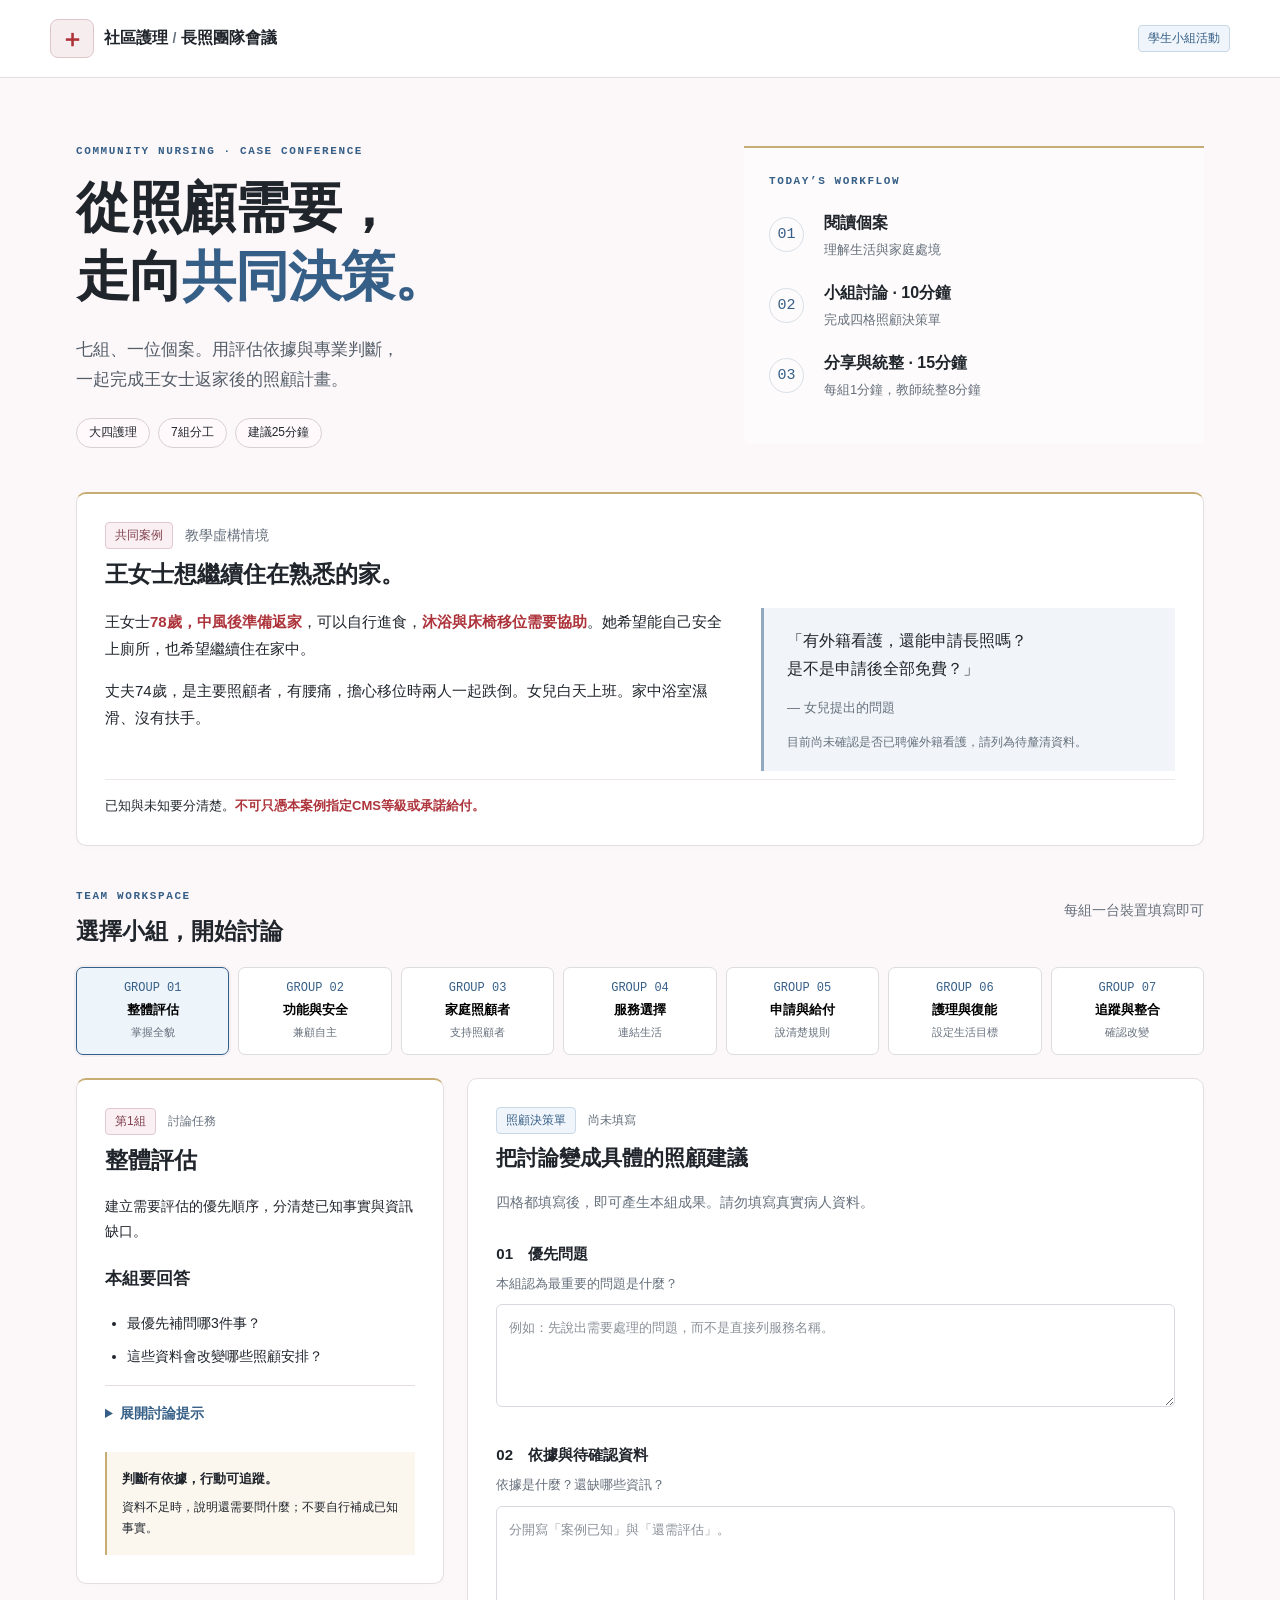
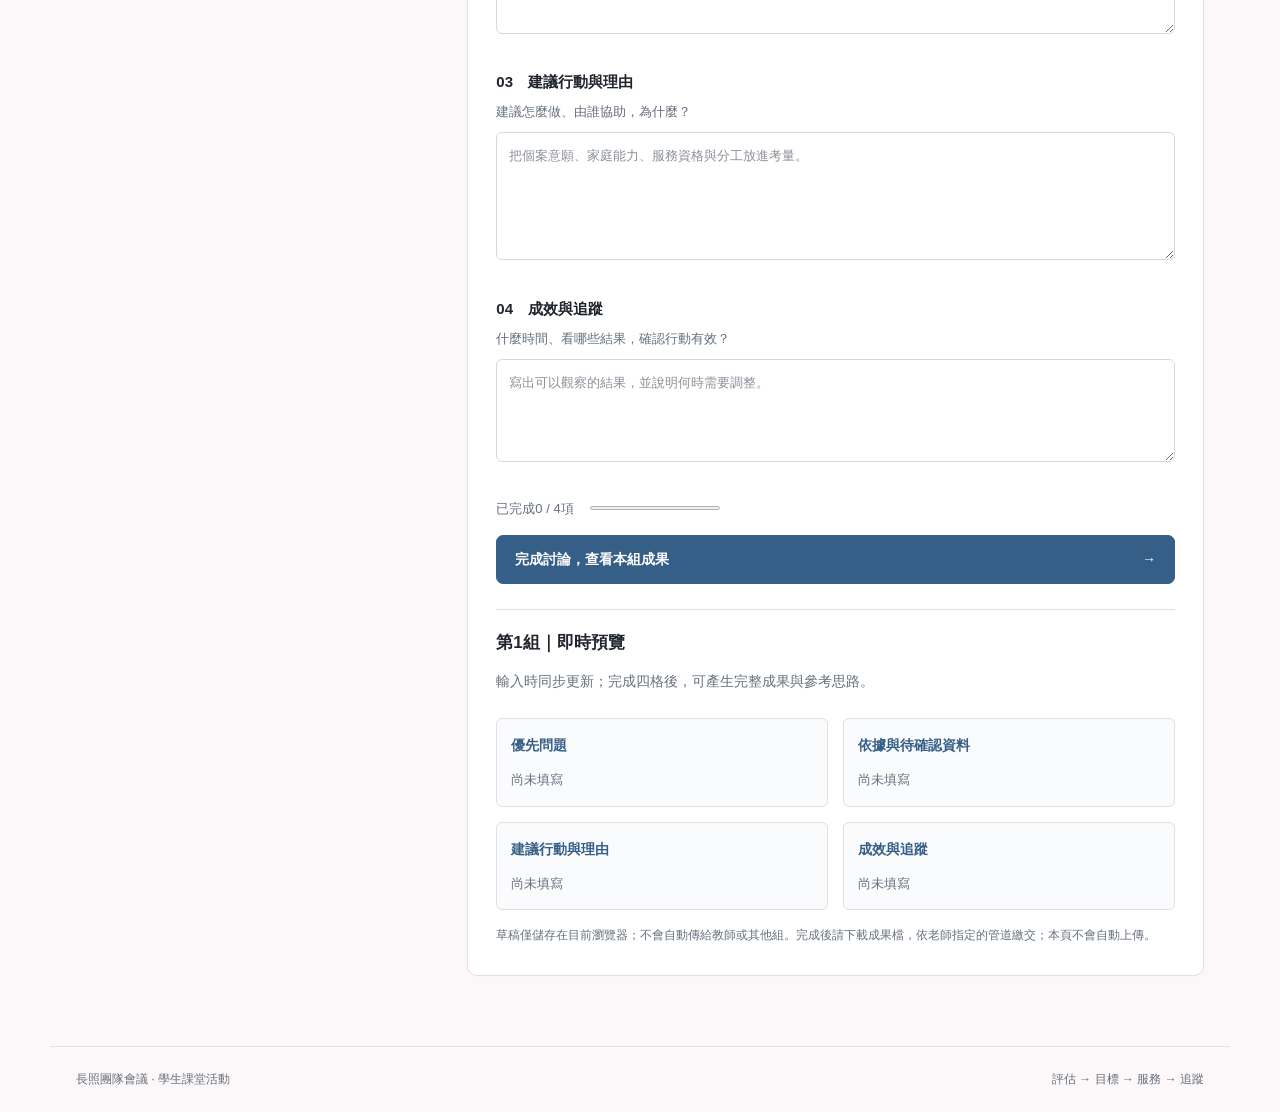
<file: index.html>
<!doctype html>
<html lang="zh-Hant">
<head><meta charset="utf-8"><meta name="viewport" content="width=device-width,initial-scale=1"><meta name="theme-color" content="#fcf6f7"><meta name="description" content="大四護理學生七組長期照護團隊會議：討論、完成照顧決策單並立即查看成果。"><title>長照團隊會議｜課堂協作</title><link rel="stylesheet" href="style.css"><script defer src="activity.js"></script><script defer src="app.js"></script></head>
<body>
<a class="skip" href="#workspace">跳到討論任務</a>
<header><a class="brand" href="#"><span class="brand-icon" aria-hidden="true">＋</span><span>社區護理 <span class="muted">/</span> 長照團隊會議</span></a><span class="tag blue-tag">學生小組活動</span></header>
<main>
<section class="hero"><div><p class="eyebrow">COMMUNITY NURSING · CASE CONFERENCE</p><h1>從照顧需要，<br>走向<span class="blue">共同決策。</span></h1><p class="intro">七組、一位個案。用評估依據與專業判斷，<br class="desktop">一起完成王女士返家後的照顧計畫。</p><div class="pills"><span>大四護理</span><span>7組分工</span><span>建議25分鐘</span></div></div><aside class="route"><p class="eyebrow">TODAY’S WORKFLOW</p><ol><li><span>01</span><div><b>閱讀個案</b><small>理解生活與家庭處境</small></div></li><li><span>02</span><div><b>小組討論 · 10分鐘</b><small>完成四格照顧決策單</small></div></li><li><span>03</span><div><b>分享與統整 · 15分鐘</b><small>每組1分鐘，教師統整8分鐘</small></div></li></ol></aside></section>
<section class="case card" aria-labelledby="caseTitle"><div class="section-label"><span class="tag">共同案例</span><span class="muted">教學虛構情境</span></div><h2 id="caseTitle">王女士想繼續住在熟悉的家。</h2><div class="case-grid"><div><p>王女士<strong>78歲，中風後準備返家</strong>，可以自行進食，<strong>沐浴與床椅移位需要協助</strong>。她希望能自己安全上廁所，也希望繼續住在家中。</p><p>丈夫74歲，是主要照顧者，有腰痛，擔心移位時兩人一起跌倒。女兒白天上班。家中浴室濕滑、沒有扶手。</p></div><blockquote>「有外籍看護，還能申請長照嗎？<br>是不是申請後全部免費？」<cite>— 女兒提出的問題</cite><small>目前尚未確認是否已聘僱外籍看護，請列為待釐清資料。</small></blockquote></div><p class="case-note">已知與未知要分清楚。<strong>不可只憑本案例指定CMS等級或承諾給付。</strong></p></section>
<section id="studentView"><div class="section-head" id="workspace"><div><p class="eyebrow">TEAM WORKSPACE</p><h2>選擇小組，開始討論</h2></div><p class="muted">每組一台裝置填寫即可</p></div><div id="groupPicker" class="group-grid" aria-label="選擇組別"></div>
<div class="work-layout"><aside class="mission card"><div class="section-label"><span id="groupTag" class="tag"></span><span>討論任務</span></div><h2 id="missionTitle"></h2><p id="missionDescription"></p><h3>本組要回答</h3><ul id="missionQuestions"></ul><details><summary>展開討論提示</summary><p id="missionHint"></p></details><div class="principle"><b>判斷有依據，行動可追蹤。</b><p>資料不足時，說明還需要問什麼；不要自行補成已知事實。</p></div></aside>
<section class="decision card" aria-labelledby="decisionTitle"><div class="section-label"><span class="tag blue-tag">照顧決策單</span><span id="saveStatus" role="status">尚未填寫</span></div><h2 id="decisionTitle">把討論變成具體的照顧建議</h2><p class="muted">四格都填寫後，即可產生本組成果。請勿填寫真實病人資料。</p><form id="decisionForm"><label class="field"><span><b>01　優先問題</b><small>本組認為最重要的問題是什麼？</small></span><textarea id="problem" name="problem" rows="3" required maxlength="1500" placeholder="例如：先說出需要處理的問題，而不是直接列服務名稱。"></textarea></label><label class="field"><span><b>02　依據與待確認資料</b><small>依據是什麼？還缺哪些資訊？</small></span><textarea id="evidence" name="evidence" rows="4" required maxlength="1500" placeholder="分開寫「案例已知」與「還需評估」。"></textarea></label><label class="field"><span><b>03　建議行動與理由</b><small>建議怎麼做、由誰協助，為什麼？</small></span><textarea id="action" name="action" rows="4" required maxlength="1500" placeholder="把個案意願、家庭能力、服務資格與分工放進考量。"></textarea></label><label class="field"><span><b>04　成效與追蹤</b><small>什麼時間、看哪些結果，確認行動有效？</small></span><textarea id="outcome" name="outcome" rows="3" required maxlength="1500" placeholder="寫出可以觀察的結果，並說明何時需要調整。"></textarea></label><div class="completion"><span id="progressText">已完成0 / 4項</span><progress id="progress" max="4" value="0" aria-label="填寫進度"></progress></div><p id="formError" class="error" role="alert"></p><button class="primary wide" type="submit">完成討論，查看本組成果 <span aria-hidden="true">→</span></button></form><section class="live-preview" aria-labelledby="liveTitle"><h3 id="liveTitle">本組即時預覽</h3><p class="muted">輸入時同步更新；完成四格後，可產生完整成果與參考思路。</p><div id="liveCards" class="result-grid"></div></section><p class="local-note">草稿僅儲存在目前瀏覽器；不會自動傳給教師或其他組。完成後請下載成果檔，依老師指定的管道繳交；本頁不會自動上傳。</p></section></div>
<section id="result" class="card result" hidden tabindex="-1" aria-labelledby="resultTitle"><div class="section-label"><span class="tag">討論已完成</span><span id="resultDate" class="muted"></span></div><h2 id="resultTitle"></h2><p class="muted">這是你們的討論紀錄。以下參考思路供比較與修正，沒有自動判分。</p><div id="resultCards" class="result-grid"></div><div class="statement"><h3>一分鐘口頭報告</h3><p id="reportSentence"></p></div><details class="reference"><summary>完成後對照：本組參考思路</summary><ul id="referenceList"></ul></details><section class="self-review"><h3>成果自我檢視</h3><p class="muted">逐項確認，可回到上方修改後重新產生成果。</p><div id="reviewList"></div><p id="reviewStatus" role="status"></p></section><div class="handoff"><h3>最後一步：下載並繳交</h3><p>請下載本組成果檔，依老師指定的管道交給老師。<strong>看到成果不代表已繳交。</strong>老師匯入檔案後，才會收到本組內容。</p><p id="downloadStatus" role="status" class="muted"></p></div><div class="actions"><button id="downloadJson" class="primary">下載成果檔（交給教師）</button><button id="downloadMd" class="secondary">下載文字紀錄</button><button id="printResult" class="secondary">列印 / 存成PDF</button><button id="editResult" class="text-button">回到決策單修改</button></div></section></section>
</main><footer><span>長照團隊會議 · 學生課堂活動</span><span>評估 → 目標 → 服務 → 追蹤</span></footer><div id="toast" class="toast" role="status" hidden></div>
</body></html>
</file>
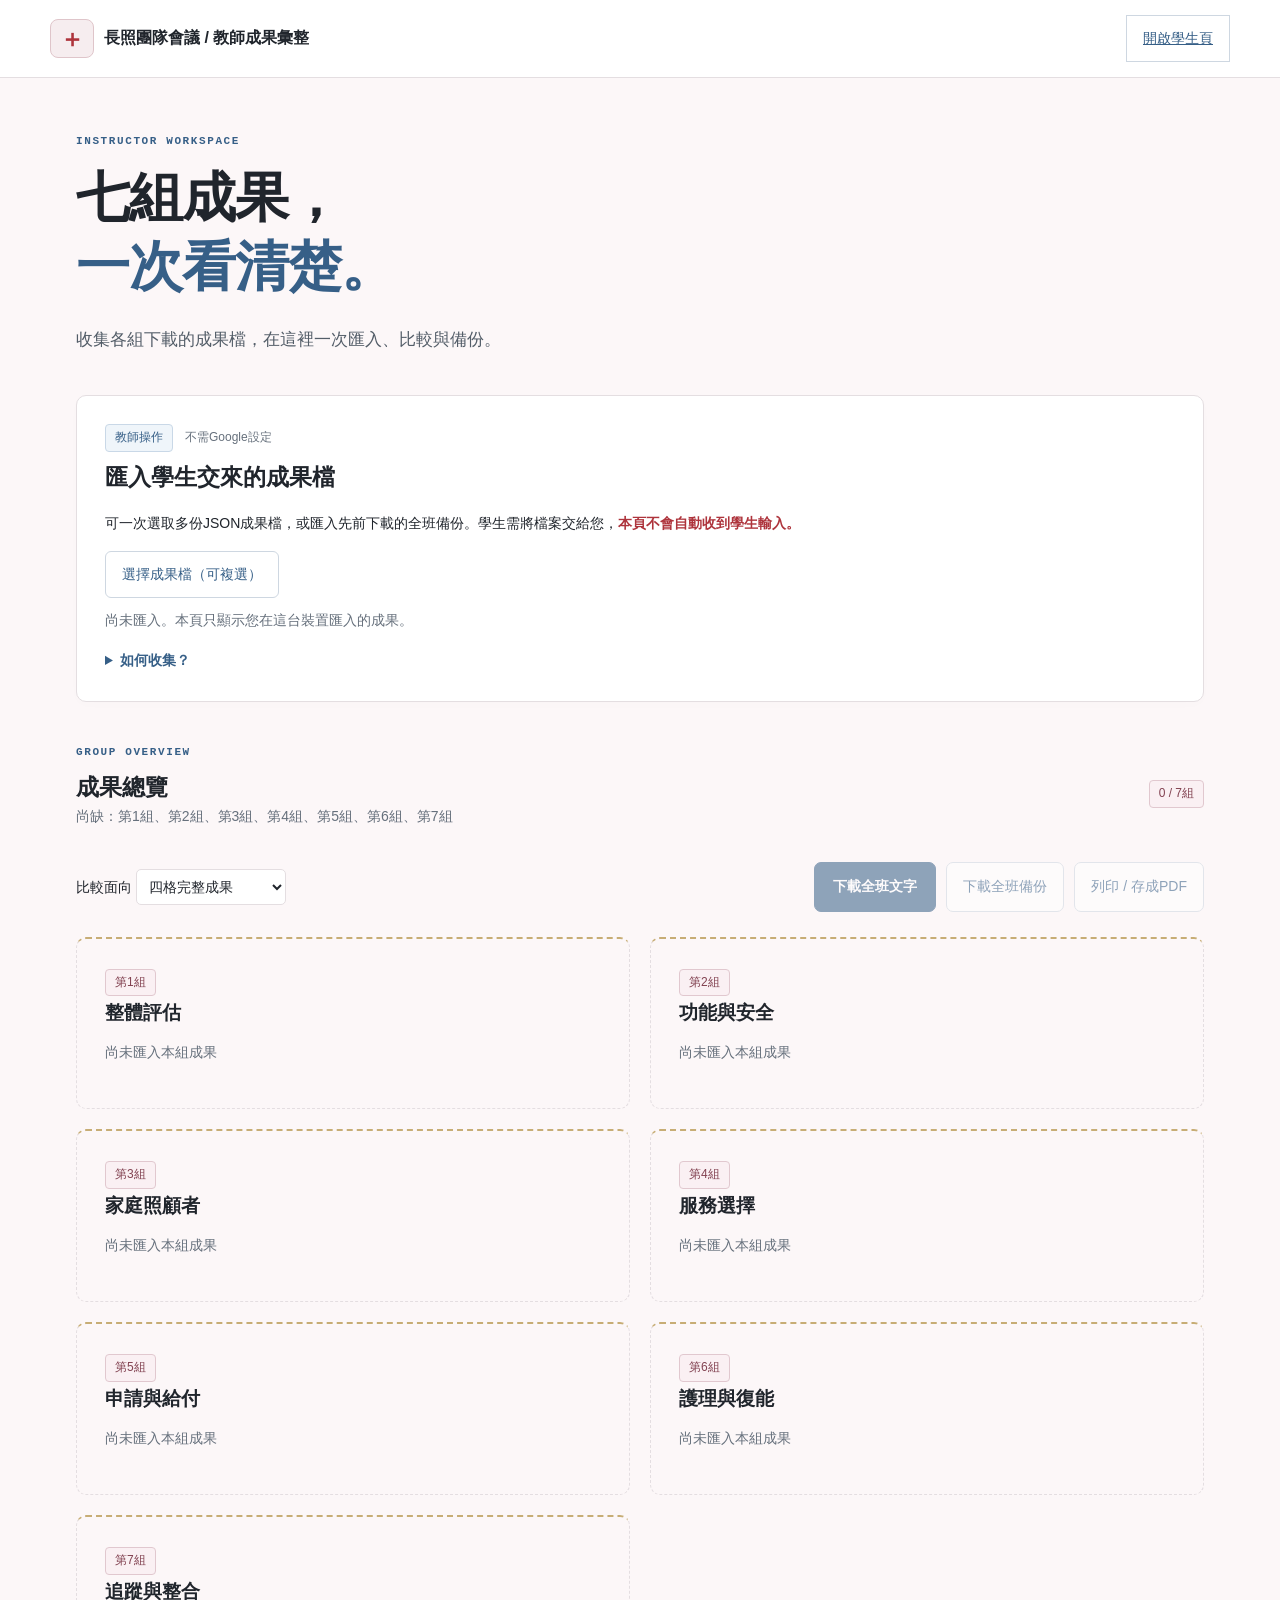
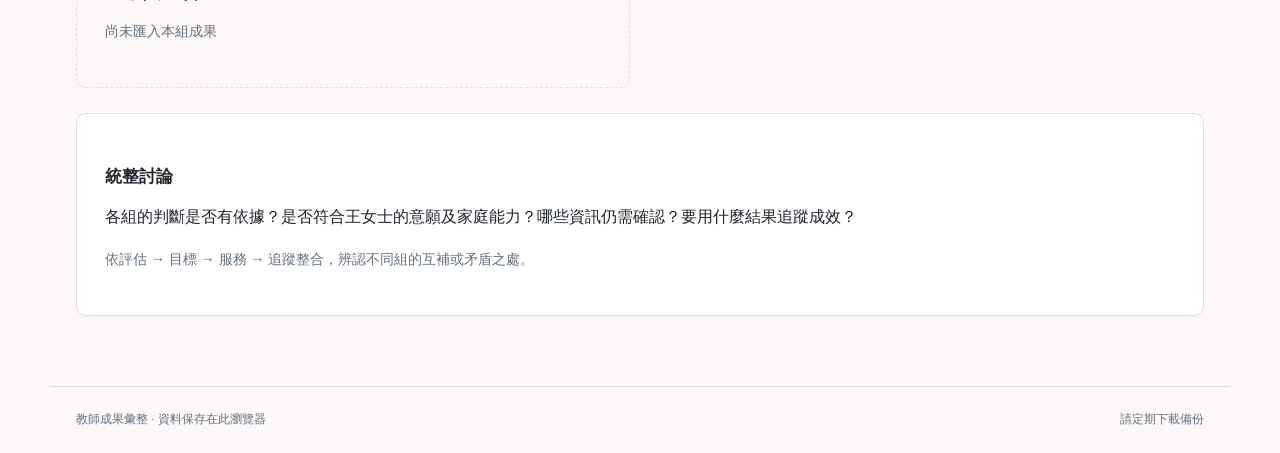
<file: teacher.html>
<!doctype html><html lang="zh-Hant"><head><meta charset="utf-8"><meta name="viewport" content="width=device-width,initial-scale=1"><title>教師成果彙整｜長照團隊會議</title><link rel="stylesheet" href="style.css"><script defer src="activity.js"></script><script defer src="teacher.js"></script></head><body>
<header><a class="brand" href="teacher.html"><span class="brand-icon" aria-hidden="true">＋</span><span>長照團隊會議 / 教師成果彙整</span></a><a href="index.html" class="secondary">開啟學生頁</a></header>
<main class="teacher-main"><section class="teacher-intro"><p class="eyebrow">INSTRUCTOR WORKSPACE</p><h1>七組成果，<br><span class="blue">一次看清楚。</span></h1><p class="intro">收集各組下載的成果檔，在這裡一次匯入、比較與備份。</p></section>
<section class="card import-card"><div class="section-label"><span class="tag blue-tag">教師操作</span><span>不需Google設定</span></div><h2>匯入學生交來的成果檔</h2><p>可一次選取多份JSON成果檔，或匯入先前下載的全班備份。學生需將檔案交給您，<strong>本頁不會自動收到學生輸入。</strong></p><label class="file-label">選擇成果檔（可複選）<input id="importFiles" type="file" accept=".json,application/json" multiple></label><p id="importStatus" role="status" class="muted">尚未匯入。本頁只顯示您在這台裝置匯入的成果。</p><details><summary>如何收集？</summary><ol><li>學生完成後，下載「成果檔（交給教師）」。</li><li>請學生透過您慣用的課程平台或指定管道繳交。</li><li>您收齊後，按上方按鈕，一次選取7組檔案。</li></ol><p class="muted">匯入內容留在您目前的瀏覽器，不會上傳或公開。請下載備份，避免瀏覽器清除資料後遺失。這是本機彙整頁，沒有教師帳號系統。</p></details></section>
<section class="section-head"><div><p class="eyebrow">GROUP OVERVIEW</p><h2>成果總覽</h2><p id="missingGroups" class="muted"></p></div><span id="classCount" class="tag">0 / 7組</span></section><div class="teacher-controls"><label>比較面向 <select id="focusField"><option value="all">四格完整成果</option><option value="problem">優先問題</option><option value="evidence">依據與待確認資料</option><option value="action">建議行動與理由</option><option value="outcome">成效與追蹤</option></select></label><div class="actions"><button id="downloadClass" class="primary" disabled>下載全班文字</button><button id="backupClass" class="secondary" disabled>下載全班備份</button><button id="printClass" class="secondary" disabled>列印 / 存成PDF</button></div></div><div id="classResults" class="class-grid"></div><aside class="card synthesis"><h3>統整討論</h3><p>各組的判斷是否有依據？是否符合王女士的意願及家庭能力？哪些資訊仍需確認？要用什麼結果追蹤成效？</p><p class="muted">依評估 → 目標 → 服務 → 追蹤整合，辨認不同組的互補或矛盾之處。</p></aside></main><footer><span>教師成果彙整 · 資料保存在此瀏覽器</span><span>請定期下載備份</span></footer></body></html>
</file>
<file: style.css>
:root{--bg:#fcf7f8;--paper:#fff;--ink:#20252c;--muted:#66707c;--blue:#365f87;--gold:#c7ad75;--red:#ae343c;--line:#e4dee1;--soft:#f1f5f9}*{box-sizing:border-box}html{scroll-behavior:smooth;scroll-padding-top:95px}body{margin:0;background:var(--bg);color:var(--ink);font:16px/1.8 -apple-system,BlinkMacSystemFont,"Segoe UI","Microsoft JhengHei",sans-serif}button,input,textarea{font:inherit}button,a,label.file-label{touch-action:manipulation}button{cursor:pointer}button:disabled{opacity:.55;cursor:wait}button:focus-visible,a:focus-visible,summary:focus-visible,input:focus-visible,textarea:focus-visible{outline:3px solid #537eae;outline-offset:4px}a{color:var(--blue)}button{border-radius:7px}header{height:78px;border-bottom:1px solid var(--line);display:flex;align-items:center;justify-content:space-between;gap:15px;padding:0 max(25px,calc((100vw - 1180px)/2));background:rgba(255,255,255,.97);position:sticky;top:0;z-index:5}.brand{text-decoration:none;color:var(--ink);font-weight:700;display:flex;align-items:center;gap:10px;line-height:1.4}.brand-icon{background:#f6edef;color:var(--red);border:1px solid #dfc5ca;border-radius:8px;padding:2px 9px;font-size:24px}nav{display:flex;gap:6px}.tab{border:0;background:transparent;color:var(--muted);padding:10px 16px}.tab.active{background:var(--soft);color:var(--blue);font-weight:700}main{max-width:1180px;margin:auto;padding:0 26px 70px}.hero{display:grid;grid-template-columns:1.3fr 1fr;gap:70px;padding:65px 0 44px;align-items:center}.eyebrow{font:600 11px/1.6 ui-monospace,Consolas,monospace;letter-spacing:1.6px;color:var(--blue);margin:0 0 12px}h1{font-size:clamp(34px,4.3vw,54px);line-height:1.28;letter-spacing:-1px;margin:0 0 24px}h2{font-size:23px;line-height:1.5;margin:8px 0 16px}h3{font-size:17px;margin:20px 0 10px}p{margin:0 0 15px}.blue{color:var(--blue)}.intro{color:#535d68;font-size:17px}.muted{color:var(--muted);font-size:14px}.pills{display:flex;gap:8px;margin-top:22px;flex-wrap:wrap}.pills span{font-size:12px;padding:3px 12px;border:1px solid #d9d0d3;border-radius:30px;background:#fff9fb}.route{border-top:2px solid var(--gold);padding:25px;background:#ffffff8c;border-radius:0 0 8px 8px}.route ol{list-style:none;padding:0;margin:18px 0 0}.route li{display:flex;gap:20px;align-items:center;margin:18px 0}.route li>span{font:15px ui-monospace,monospace;color:var(--blue);border:1px solid #d8e0e8;border-radius:50%;width:35px;height:35px;display:grid;place-items:center;flex:none}.route small{display:block;color:var(--muted);font-size:13px}.card{background:var(--paper);border:1px solid var(--line);border-radius:10px;padding:28px;box-shadow:0 3px 12px #25233003}.case{border-top:2px solid var(--gold)}.section-label{display:flex;align-items:center;gap:12px;font-size:12px;color:var(--muted);flex-wrap:wrap}.tag{display:inline-block;border:1px solid #e1c8cf;background:#faf0f3;color:#824251;border-radius:4px;font-size:12px;padding:2px 9px}.blue-tag{background:#eff5fa;border-color:#c9d8e7;color:var(--blue)}.case-grid{display:grid;grid-template-columns:1.5fr 1fr;gap:35px}.case p{font-size:15px}strong{color:var(--red);font-weight:750}blockquote{margin:0;background:var(--soft);border-left:3px solid #90a9c1;padding:19px 23px;font-size:16px}cite{display:block;font-style:normal;font-size:13px;color:var(--muted);margin:12px 0}blockquote small{display:block;font-size:12px;line-height:1.7;color:var(--muted)}.case-note{margin:8px 0 0!important;border-top:1px solid #eee7e9;padding-top:14px;font-size:13px!important}.section-head{display:flex;align-items:center;justify-content:space-between;gap:20px;margin:42px 0 18px}.section-head h2{margin-bottom:0}.section-head .eyebrow{margin-bottom:6px}.group-grid{display:grid;grid-template-columns:repeat(7,1fr);gap:9px;margin-bottom:23px}.group-button{border:1px solid #dcdde1;background:#fff;padding:13px 5px;text-align:left;display:flex;flex-direction:column;align-items:center;line-height:1.5;gap:5px}.group-button small{color:var(--muted);font-size:11px}.group-button b{font-size:13px}.group-button.active{border:1.5px solid var(--blue);background:#edf4fa;box-shadow:0 0 0 2px #365f870c}.group-button>span{font:12px ui-monospace,monospace;color:var(--blue)}.work-layout{display:grid;grid-template-columns:.8fr 1.6fr;gap:23px;align-items:start}.mission{position:sticky;top:100px;border-top:2px solid var(--gold)}.mission p,.mission li{font-size:14px}.mission ul{padding-left:22px}.mission li{margin:8px 0}.mission details{border-top:1px solid var(--line);padding-top:15px}summary{cursor:pointer;color:var(--blue);font-weight:600;font-size:14px}details p{margin-top:12px}.principle{background:#fbf7ef;border-left:2px solid var(--gold);padding:15px;margin-top:26px;font-size:13px}.principle p{font-size:12px;margin:6px 0 0}.decision h2{font-size:21px}.field{display:block;margin:25px 0}.field span{display:block;margin-bottom:9px}.field b{font-size:15px}.field small{display:block;font-size:13px;color:var(--muted);margin:3px 0 0}textarea,input{border:1px solid #d8d9df;border-radius:6px;background:#fff;color:var(--ink);padding:12px;width:100%;font-size:15px}textarea{resize:vertical;min-height:100px;line-height:1.7}textarea::placeholder{color:#8a9098;font-size:13px}.completion{display:flex;align-items:center;gap:16px;color:var(--muted);font-size:13px;margin-bottom:15px}progress{width:130px;height:8px;accent-color:var(--blue)}.primary{background:var(--blue);color:#fff;border:1px solid var(--blue);padding:11px 18px;font-size:14px;font-weight:600}.primary:hover{background:#284d71}.secondary,.file-label{background:#fff;border:1px solid #ced7e1;padding:10px 16px;color:var(--blue);font-size:14px;display:inline-block;cursor:pointer}.secondary:hover{background:var(--soft)}.wide{width:100%;display:flex;justify-content:space-between}.text-button{border:0;background:none;color:var(--blue);text-decoration:underline;font-size:14px;padding:10px}.local-note{font-size:12px;color:var(--muted);margin:15px 0 0}.error{color:var(--red);font-size:14px}.result{margin-top:30px;border-top:3px solid var(--blue)}.result-grid{display:grid;grid-template-columns:1fr 1fr;gap:15px;margin-top:24px}.answer-card{border:1px solid var(--line);padding:20px;border-radius:6px;min-width:0}.answer-card h3{margin:0 0 10px;font-size:14px;color:var(--blue)}.answer-card p,.statement p,.class-answer{white-space:pre-wrap;overflow-wrap:anywhere;font-size:15px}.statement{background:#f8f4ec;border-left:3px solid var(--gold);padding:18px 22px;margin:24px 0}.statement h3{margin-top:0}.statement p{margin-bottom:0}.reference{border:1px solid #dbe4ed;border-radius:7px;padding:18px 22px}.reference li{font-size:14px;margin:10px 0}.self-review{margin:25px 0}.check{display:flex;align-items:flex-start;gap:10px;margin:10px 0;font-size:14px}.check input{width:17px;height:17px;flex:none;margin-top:5px;accent-color:var(--blue)}.actions{display:flex;gap:10px;flex-wrap:wrap;border-top:1px solid var(--line);padding-top:22px}footer{max-width:1180px;margin:auto;border-top:1px solid var(--line);padding:22px 26px;display:flex;justify-content:space-between;color:var(--muted);font-size:12px}.toast{position:fixed;bottom:25px;left:50%;transform:translateX(-50%);background:#263748;color:#fff;padding:13px 24px;border-radius:8px;box-shadow:0 4px 20px #0002;z-index:20;max-width:90vw}.skip{position:fixed;left:10px;top:-100px;z-index:99;background:#fff;padding:10px}.skip:focus{top:10px}.import-card p{font-size:14px}.file-label{position:relative;overflow:hidden;border-radius:6px;margin-right:10px}.file-label input{position:absolute;inset:0;opacity:0;cursor:pointer}.class-grid{display:grid;grid-template-columns:1fr 1fr;gap:20px;margin-top:25px}.class-card{border-top:2px solid var(--gold)}.class-card.empty{background:transparent;border-style:dashed;box-shadow:none}.class-card h3{margin-top:0;font-size:19px}.class-card h4{font-size:13px;color:var(--blue);margin:16px 0 5px}.class-card .class-answer{font-size:14px}.synthesis{margin-top:25px}.connection{margin:25px 0 0;background:#f6f9fc}.connection summary{font-size:15px}.connection-grid{display:grid;grid-template-columns:1fr 1fr;gap:16px;margin:15px 0}.connection label{font-size:13px}.connection input{margin-top:5px}.status-dot{font-size:13px;color:var(--blue)}.sync-bar{display:flex;gap:12px;align-items:center;flex-wrap:wrap;margin:15px 0}.sync-help{font-size:13px;color:var(--muted)}[hidden]{display:none!important}
@media(max-width:850px){.hero{gap:25px;padding:40px 0;grid-template-columns:1.15fr 1fr}.group-grid{grid-template-columns:repeat(4,1fr)}.work-layout{grid-template-columns:1fr}.mission{position:static}.case-grid{grid-template-columns:1fr;gap:12px}.mission ul{display:flex;gap:30px;flex-wrap:wrap}.mission h2{font-size:21px}.mission .principle{margin-top:16px}.mission li{margin:0}.hero h1{font-size:38px}.brand{font-size:14px}.tab{padding:9px}.route{padding:18px}}
@media(max-width:560px){header{height:auto;min-height:75px;padding:13px 17px;align-items:flex-start;flex-direction:column;gap:10px;position:relative}nav{width:100%}.tab{flex:1;text-align:center}main{padding:0 17px 40px}.hero{grid-template-columns:1fr;padding:35px 0 25px;gap:22px}.hero h1{font-size:36px;margin-bottom:17px}.intro{font-size:15px}.route{padding:15px 20px}.route ol{margin-top:5px}.route li{margin:12px 0}.route .eyebrow{margin-bottom:0}.card{padding:22px 18px}.case h2{font-size:21px}.section-head{align-items:flex-start;flex-direction:column;gap:0}.section-head>p{margin-top:7px}.group-grid{gap:7px}.group-button b{font-size:12px}.group-button{padding:11px 2px}.result-grid,.class-grid,.connection-grid{grid-template-columns:1fr}.result h2{font-size:21px}.actions{flex-direction:column}.actions button{width:100%}footer{display:block;padding:20px 17px}footer span{display:block}.desktop{display:none}.decision h2{font-size:20px}}
@media print{header,.hero,.case,#groupPicker,.work-layout,.connection,footer,.actions,.self-review,.reference,#studentView>.section-head,.import-card,.synthesis,.toast{display:none!important}body{background:white;font-size:12pt}main{max-width:none;padding:0}.card{box-shadow:none;border:1px solid #bbb;break-inside:avoid}.result{display:block;margin:0;border-top:2px solid #333}.result-grid{grid-template-columns:1fr 1fr}.answer-card{break-inside:avoid}.class-grid{display:block}.class-card{margin-bottom:20px}.class-card.empty{display:none}.statement{background:white}.result>p{font-size:10pt}}

.handoff{background:#fbf5e9;border-left:3px solid var(--gold);padding:18px 22px;margin:22px 0}.handoff h3{margin:0 0 8px}.handoff p{font-size:14px;margin-bottom:0}.live-preview{border-top:1px solid var(--line);padding-top:18px;margin-top:25px}.live-preview .answer-card{padding:14px;background:#fafbfd}.live-preview .answer-card p{font-size:13px;margin:0}.live-preview h3{margin-top:0}.teacher-intro{padding:55px 0 25px}.teacher-controls{display:flex;gap:15px;flex-wrap:wrap;align-items:center;justify-content:space-between}.teacher-controls .actions{border:0;padding:0}.teacher-controls label{font-size:14px}.teacher-controls select{font:inherit;padding:8px;color:var(--ink);background:#fff;border:1px solid var(--line);border-radius:5px}.class-card li{font-size:13px}.file-label:focus-within{outline:3px solid var(--blue);outline-offset:3px}@media(max-width:560px){.teacher-intro{padding-top:30px}.teacher-controls{display:block}.teacher-controls .actions{margin-top:15px}.teacher-controls select{width:100%;margin-top:6px}}@media print{.teacher-intro,.teacher-controls,.handoff,.live-preview{display:none!important}.teacher-main>.section-head{display:block}.class-card details{display:none}}
</file>
